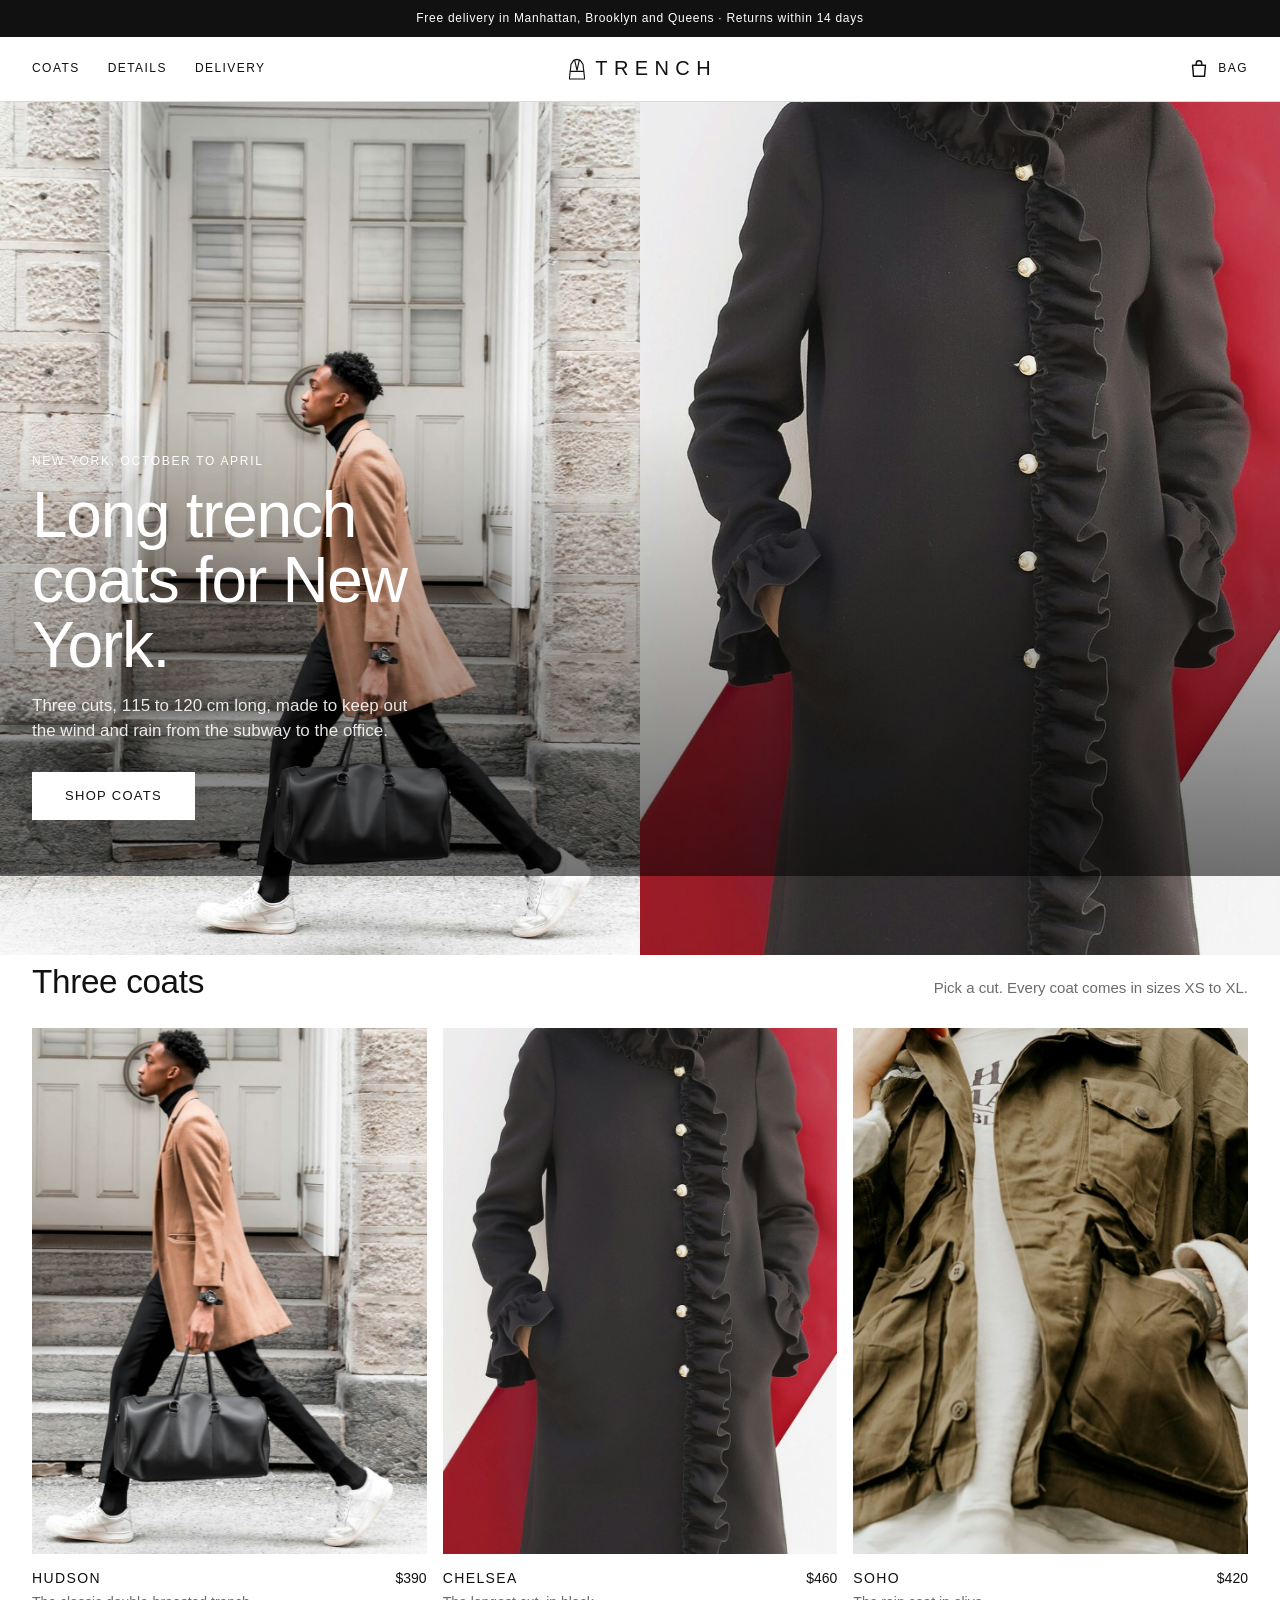
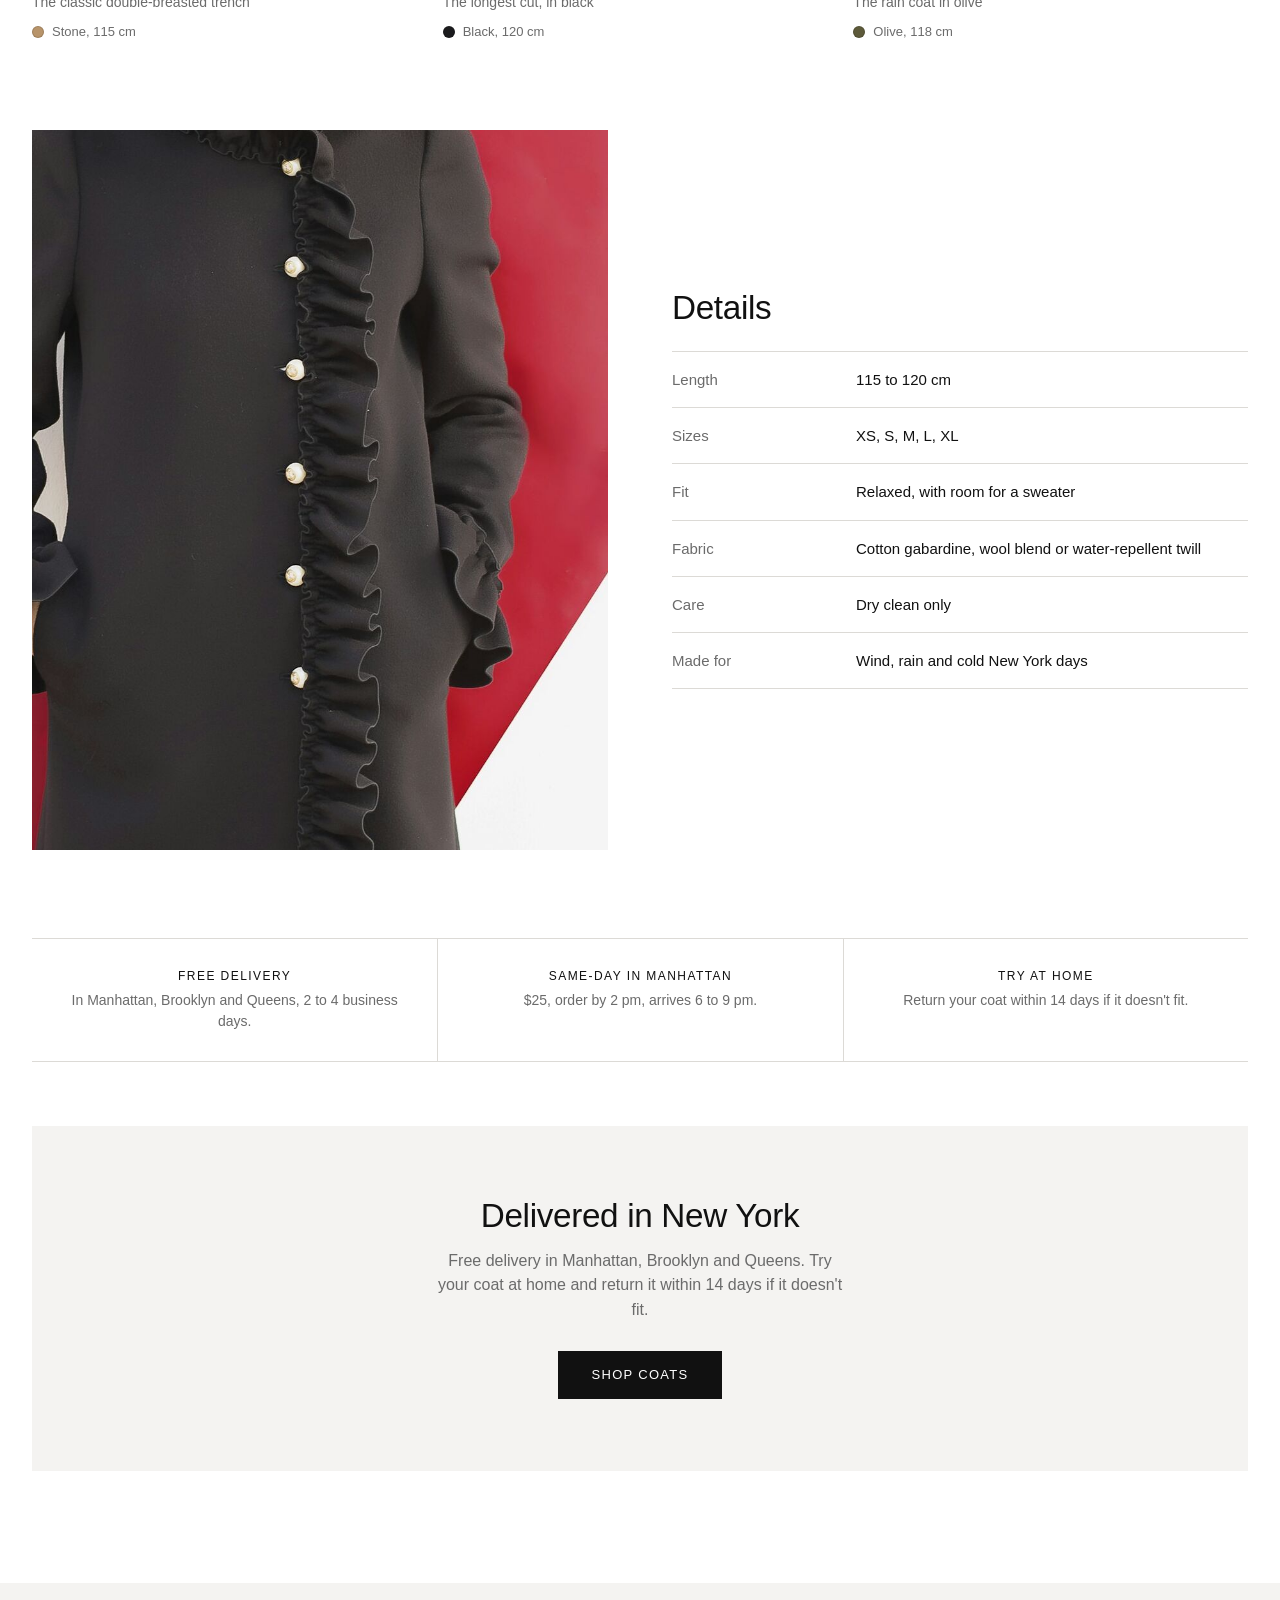
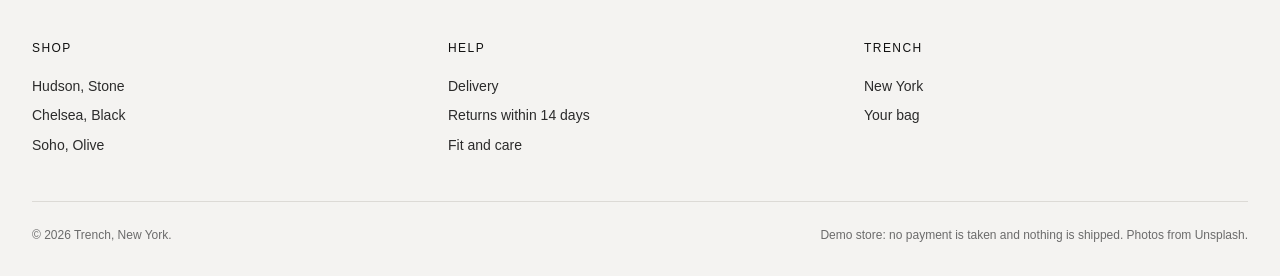
<file: index.html>
<!doctype html>
<html lang="en">
<head>
  <meta charset="utf-8">
  <meta name="viewport" content="width=device-width, initial-scale=1">
  <title>Trench — Long trench coats in New York</title>
  <meta name="description" content="Three long trench coats, made for New York weather. Free delivery in Manhattan, Brooklyn and Queens.">
  <meta name="theme-color" content="#ffffff">
  <link rel="icon" type="image/svg+xml" href="assets/favicon.svg">
  <link rel="stylesheet" href="styles.css">
  <script src="app.js" defer></script>
</head>
<body data-page="home">

  <header id="site-header" class="nav"></header>

  <main id="top">

    <section class="hero" aria-labelledby="hero-title">
      <div class="hero-media">
        <img src="assets/products/hudson-look.jpg" alt="Man in a stone Hudson coat walking past stone steps" width="900" height="1200" fetchpriority="high">
        <img src="assets/products/chelsea-front.jpg" alt="Black Chelsea coat, front" width="900" height="1200" fetchpriority="high">
      </div>
      <div class="hero-copy">
        <p class="eyebrow">New York, October to April</p>
        <h1 id="hero-title">Long trench coats for New York.</h1>
        <p class="hero-text">Three cuts, 115 to 120 cm long, made to keep out the wind and rain from the subway to the office.</p>
        <div class="hero-actions">
          <a class="btn btn-white" href="#coats">Shop coats</a>
        </div>
      </div>
    </section>

    <section class="section" id="coats" aria-labelledby="coats-title">
      <div class="section-head">
        <h2 id="coats-title">Three coats</h2>
        <p>Pick a cut. Every coat comes in sizes XS to XL.</p>
      </div>
      <div class="cards" id="cards"></div>
    </section>

    <section class="section" id="details" aria-labelledby="details-title">
      <div class="split">
        <div class="split-media">
          <img src="assets/products/chelsea-detail.jpg" alt="Close-up of the black Chelsea coat buttons" width="900" height="1200" loading="lazy">
        </div>
        <div class="split-copy">
          <h2 id="details-title">Details</h2>
          <dl class="facts">
            <div><dt>Length</dt><dd>115 to 120 cm</dd></div>
            <div><dt>Sizes</dt><dd>XS, S, M, L, XL</dd></div>
            <div><dt>Fit</dt><dd>Relaxed, with room for a sweater</dd></div>
            <div><dt>Fabric</dt><dd>Cotton gabardine, wool blend or water-repellent twill</dd></div>
            <div><dt>Care</dt><dd>Dry clean only</dd></div>
            <div><dt>Made for</dt><dd>Wind, rain and cold New York days</dd></div>
          </dl>
        </div>
      </div>
    </section>

    <section class="section" id="delivery" aria-labelledby="delivery-title">
      <ul class="perks">
        <li><strong>Free delivery</strong><span>In Manhattan, Brooklyn and Queens, 2 to 4 business days.</span></li>
        <li><strong>Same-day in Manhattan</strong><span>$25, order by 2 pm, arrives 6 to 9 pm.</span></li>
        <li><strong>Try at home</strong><span>Return your coat within 14 days if it doesn't fit.</span></li>
      </ul>
      <div class="band">
        <h2 id="delivery-title">Delivered in New York</h2>
        <p>Free delivery in Manhattan, Brooklyn and Queens. Try your coat at home and return it within 14 days if it doesn't fit.</p>
        <a class="btn" href="#coats">Shop coats</a>
      </div>
    </section>

  </main>

  <footer id="site-footer" class="footer"></footer>

</body>
</html>
</file>
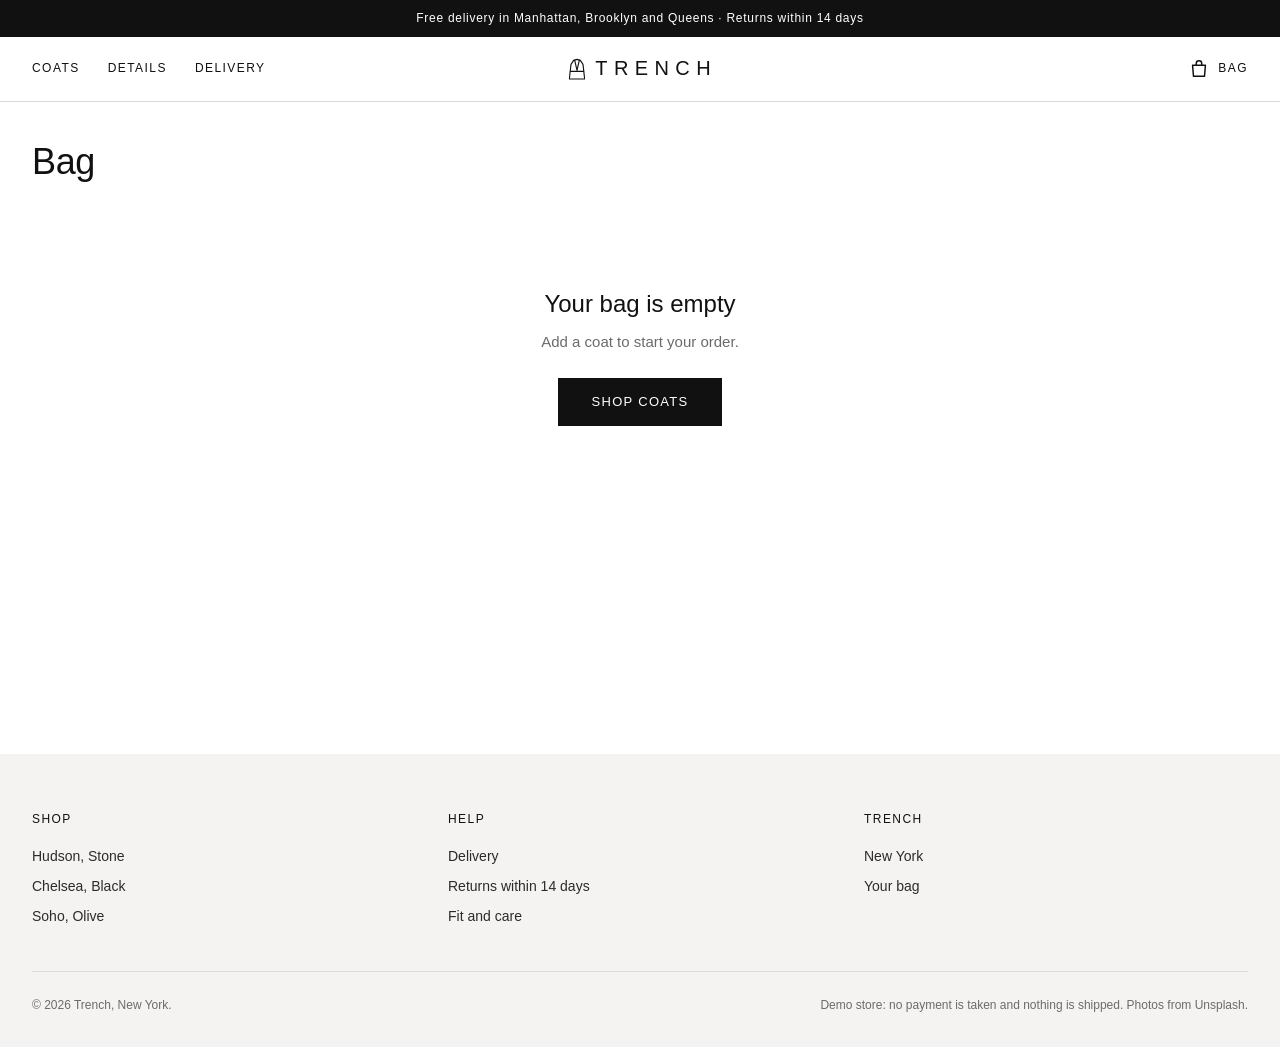
<file: cart.html>
<!doctype html>
<html lang="en">
<head>
  <meta charset="utf-8">
  <meta name="viewport" content="width=device-width, initial-scale=1">
  <title>Bag — Trench</title>
  <meta name="theme-color" content="#ffffff">
  <link rel="icon" type="image/svg+xml" href="assets/favicon.svg">
  <link rel="stylesheet" href="styles.css">
  <script src="app.js" defer></script>
</head>
<body data-page="cart">
  <header id="site-header" class="nav"></header>
  <main class="page">
    <h1 class="page-title">Bag</h1>
    <div id="cart-root"></div>
  </main>
  <footer id="site-footer" class="footer"></footer>
</body>
</html>
</file>
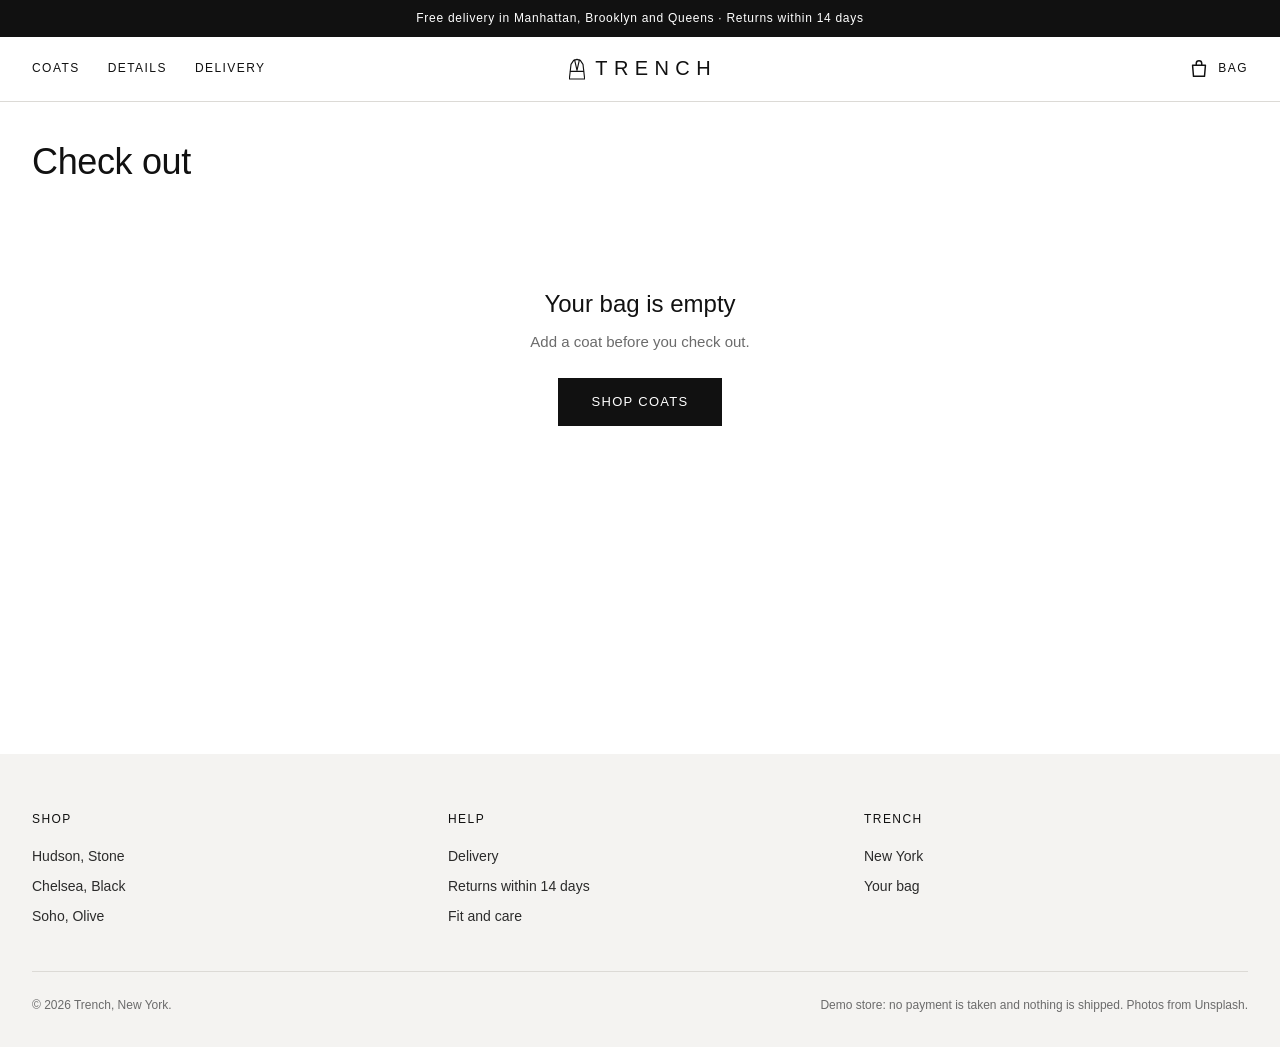
<file: checkout.html>
<!doctype html>
<html lang="en">
<head>
  <meta charset="utf-8">
  <meta name="viewport" content="width=device-width, initial-scale=1">
  <title>Checkout — Trench</title>
  <meta name="theme-color" content="#ffffff">
  <link rel="icon" type="image/svg+xml" href="assets/favicon.svg">
  <link rel="stylesheet" href="styles.css">
  <script src="app.js" defer></script>
</head>
<body data-page="checkout">
  <header id="site-header" class="nav"></header>
  <main class="page">
    <h1 class="page-title">Check out</h1>
    <div id="checkout-root"></div>
  </main>
  <footer id="site-footer" class="footer"></footer>
</body>
</html>
</file>
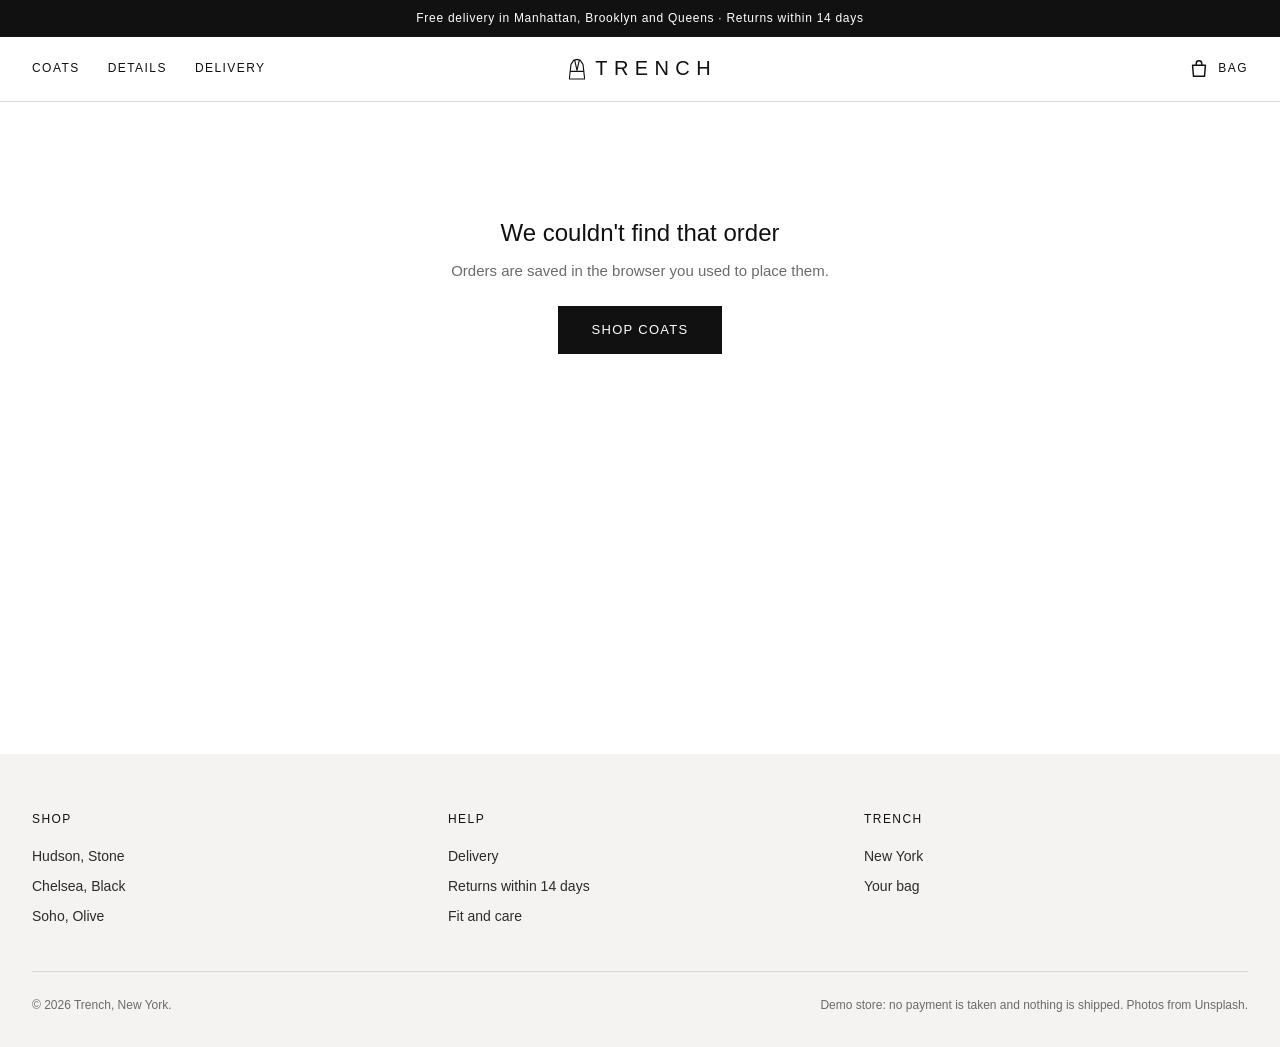
<file: confirmation.html>
<!doctype html>
<html lang="en">
<head>
  <meta charset="utf-8">
  <meta name="viewport" content="width=device-width, initial-scale=1">
  <title>Order confirmed — Trench</title>
  <meta name="theme-color" content="#ffffff">
  <link rel="icon" type="image/svg+xml" href="assets/favicon.svg">
  <link rel="stylesheet" href="styles.css">
  <script src="app.js" defer></script>
</head>
<body data-page="confirmation">
  <header id="site-header" class="nav"></header>
  <main class="page narrow" id="confirmation-root"></main>
  <footer id="site-footer" class="footer"></footer>
</body>
</html>
</file>
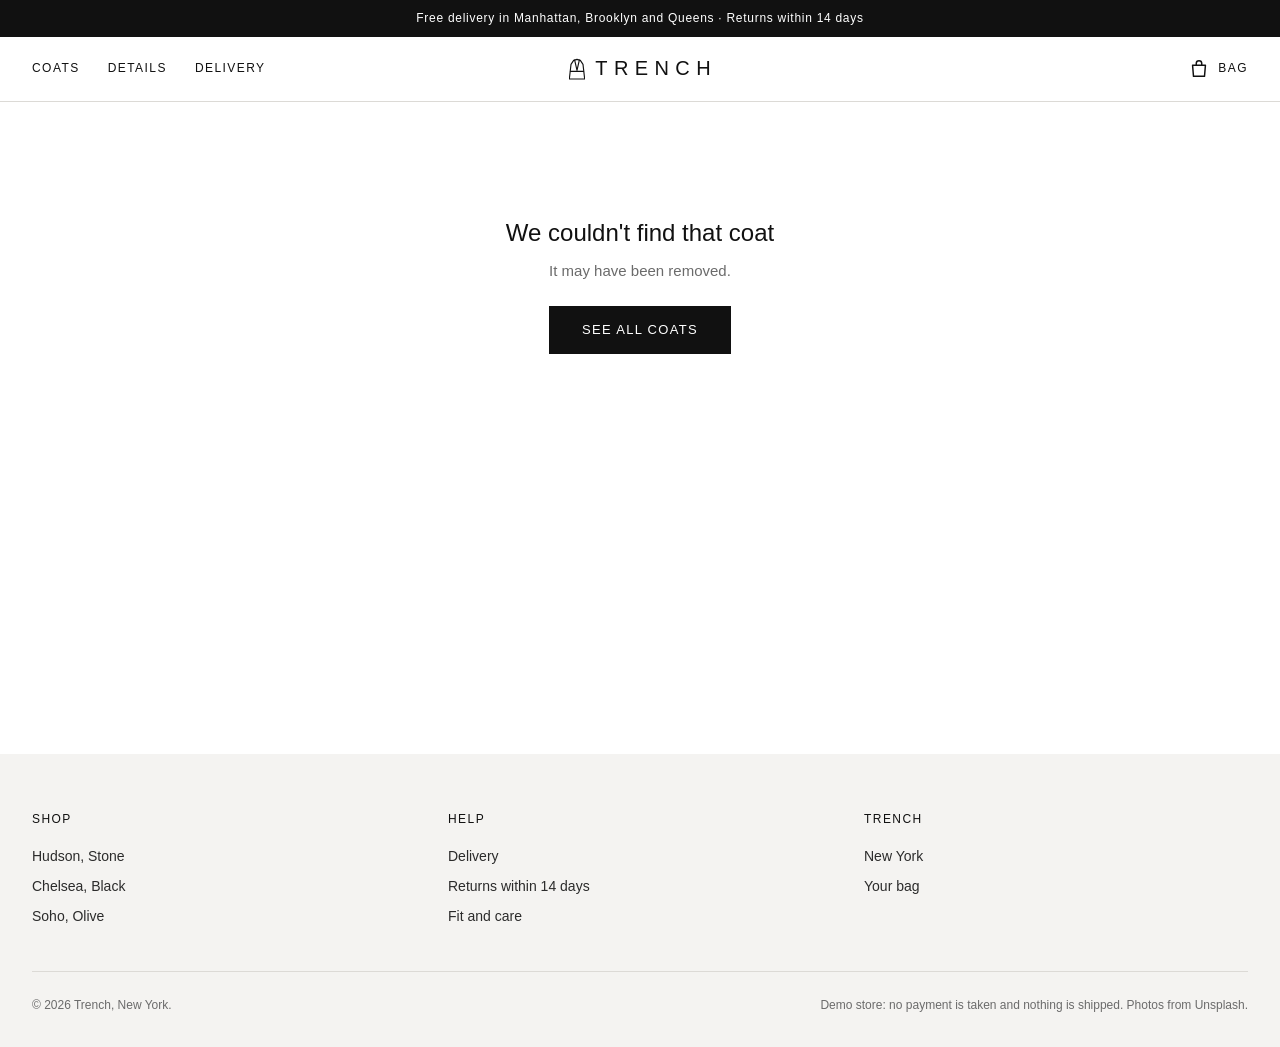
<file: product.html>
<!doctype html>
<html lang="en">
<head>
  <meta charset="utf-8">
  <meta name="viewport" content="width=device-width, initial-scale=1">
  <title>Coat — Trench</title>
  <meta name="theme-color" content="#ffffff">
  <link rel="icon" type="image/svg+xml" href="assets/favicon.svg">
  <link rel="stylesheet" href="styles.css">
  <script src="app.js" defer></script>
</head>
<body data-page="product">
  <header id="site-header" class="nav"></header>
  <main class="page" id="product-root"></main>
  <footer id="site-footer" class="footer"></footer>
</body>
</html>
</file>
<file: styles.css>
:root {
  --ink: #111;
  --ink-2: #2b2b2b;
  --muted: #6b6b6b;
  --gray: #f4f3f1;
  --gray-2: #eae8e4;
  --line: #dcdad6;
  --white: #fff;
  --accent: #111;
  --danger: #b3261e;
  --ok: #1e6b3a;
  --maxw: 1360px;
  --gutter: 32px;
  --font: "Helvetica Neue", Helvetica, -apple-system, BlinkMacSystemFont, "Segoe UI", Arial, sans-serif;
  --ease: cubic-bezier(.2, .8, .2, 1);
}

*, *::before, *::after { box-sizing: border-box; }

html { scroll-behavior: smooth; scroll-padding-top: 80px; }
html.no-scroll { overflow: hidden; }

body {
  margin: 0;
  background: var(--white);
  color: var(--ink);
  font-family: var(--font);
  font-size: 15px;
  line-height: 1.55;
  -webkit-font-smoothing: antialiased;
}

h1, h2, h3, p, dl, dd, ul { margin: 0; }
ul { padding: 0; list-style: none; }
a { color: inherit; }
img { display: block; max-width: 100%; }
[hidden] { display: none !important; }

:focus-visible { outline: 2px solid var(--ink); outline-offset: 3px; }

.sr-only {
  position: absolute; width: 1px; height: 1px; overflow: hidden;
  clip: rect(0 0 0 0); white-space: nowrap;
}

.muted { color: var(--muted); font-size: 13px; }
.center { text-align: center; }

.eyebrow {
  font-size: 12px;
  font-weight: 500;
  letter-spacing: .14em;
  text-transform: uppercase;
}

/* ---------- Buttons ---------- */

.btn {
  display: inline-flex;
  align-items: center;
  justify-content: center;
  min-height: 48px;
  padding: 0 32px;
  border: 1px solid var(--ink);
  border-radius: 0;
  background: var(--ink);
  color: var(--white);
  font: inherit;
  font-size: 13px;
  font-weight: 500;
  letter-spacing: .1em;
  text-transform: uppercase;
  text-decoration: none;
  cursor: pointer;
  transition: background-color .2s ease, color .2s ease, border-color .2s ease;
}

.btn:hover { background: var(--ink-2); }
.btn:disabled { opacity: .5; cursor: default; }
.btn-block { display: flex; width: 100%; min-height: 52px; }

.btn-light { background: var(--white); color: var(--ink); }
.btn-light:hover { background: var(--gray); }

.btn-white { background: var(--white); color: var(--ink); border-color: var(--white); }
.btn-white:hover { background: var(--gray); }

.btn.is-added { background: var(--ok); border-color: var(--ok); }

.btn-sm { min-height: 36px; padding: 0 16px; }

.link { font-weight: 500; text-underline-offset: 3px; }

.text-btn {
  padding: 0;
  border: 0;
  background: none;
  color: var(--ink);
  font: inherit;
  text-decoration: underline;
  text-underline-offset: 3px;
  cursor: pointer;
}

.text-btn:hover { color: var(--muted); }

/* ---------- Announcement bar and navigation ---------- */

.announce {
  background: var(--ink);
  color: var(--white);
  text-align: center;
  font-size: 12px;
  letter-spacing: .06em;
  padding: 9px 16px;
}

.nav {
  position: sticky;
  top: 0;
  z-index: 20;
  background: rgba(255, 255, 255, .96);
  -webkit-backdrop-filter: blur(12px);
  backdrop-filter: blur(12px);
  border-bottom: 1px solid var(--line);
}

.nav-inner {
  max-width: var(--maxw);
  margin: 0 auto;
  padding: 0 var(--gutter);
  height: 64px;
  display: grid;
  grid-template-columns: 1fr auto 1fr;
  align-items: center;
  gap: 24px;
}

.brand {
  display: inline-flex;
  align-items: center;
  gap: 10px;
  font-size: 20px;
  font-weight: 500;
  letter-spacing: .32em;
  text-transform: uppercase;
  text-decoration: none;
  padding-left: .32em;
}

.mark { width: 16px; height: 22px; }

.nav-links { display: flex; gap: 28px; }

.nav-links a {
  font-size: 12px;
  letter-spacing: .12em;
  text-transform: uppercase;
  text-decoration: none;
  padding: 6px 0;
  border-bottom: 1px solid transparent;
}

.nav-links a:hover { border-bottom-color: var(--ink); }

.nav-end { display: flex; justify-content: flex-end; }

.bag {
  position: relative;
  display: inline-flex;
  align-items: center;
  gap: 8px;
  min-height: 44px;
  color: var(--ink);
  text-decoration: none;
}

.bag-label { font-size: 12px; letter-spacing: .12em; text-transform: uppercase; }

.bag-count {
  min-width: 20px;
  height: 20px;
  padding: 0 6px;
  border-radius: 999px;
  background: var(--ink);
  color: var(--white);
  font-size: 11px;
  font-weight: 600;
  line-height: 20px;
  text-align: center;
}

.bag-count.bump { animation: bump .45s var(--ease); }

@keyframes bump {
  0% { transform: scale(1); }
  40% { transform: scale(1.35); }
  100% { transform: scale(1); }
}

/* ---------- Hero ---------- */

.hero { position: relative; color: var(--white); background: #1a1a1a; }

.hero-media {
  display: grid;
  grid-template-columns: 1fr 1fr;
  height: min(86vh, 900px);
  min-height: 520px;
}

.hero-media img { width: 100%; height: 100%; object-fit: cover; }
.hero-media img:first-child { object-position: 50% 30%; }

.hero::after {
  content: "";
  position: absolute;
  inset: 0;
  background: linear-gradient(180deg, rgba(0, 0, 0, 0) 40%, rgba(0, 0, 0, .55) 100%);
  pointer-events: none;
}

.hero-copy {
  position: absolute;
  left: 0;
  right: 0;
  bottom: 0;
  z-index: 1;
  max-width: var(--maxw);
  margin: 0 auto;
  padding: 0 var(--gutter) 56px;
}

.hero-copy h1 {
  margin-top: 12px;
  font-size: clamp(36px, 5vw, 68px);
  line-height: 1.02;
  letter-spacing: -.02em;
  font-weight: 500;
  max-width: 13ch;
}

.hero-text {
  margin-top: 16px;
  max-width: 40ch;
  font-size: 17px;
  line-height: 1.45;
  color: rgba(255, 255, 255, .88);
}

.hero-actions { display: flex; gap: 16px; margin-top: 28px; }

/* ---------- Sections ---------- */

.section {
  max-width: var(--maxw);
  margin: 0 auto;
  padding: 88px var(--gutter) 0;
}

.section-head {
  display: flex;
  align-items: baseline;
  justify-content: space-between;
  gap: 16px;
  flex-wrap: wrap;
  margin-bottom: 28px;
}

.section-head h2,
.band h2,
.split-copy h2,
.more h2 {
  font-size: clamp(24px, 2.6vw, 34px);
  line-height: 1.1;
  letter-spacing: -.01em;
  font-weight: 500;
}

.section-head p { color: var(--muted); }

/* ---------- Product cards ---------- */

.cards {
  display: grid;
  grid-template-columns: repeat(3, 1fr);
  gap: 40px 16px;
}

.cards-2 { grid-template-columns: repeat(3, 1fr); }

.card { display: flex; flex-direction: column; }

.card-media {
  position: relative;
  display: block;
  aspect-ratio: 3 / 4;
  overflow: hidden;
  background: var(--gray);
}

.card-media img {
  width: 100%;
  height: 100%;
  object-fit: cover;
  transition: opacity .5s ease, transform 1.2s var(--ease);
}

.card-media .card-alt { position: absolute; inset: 0; opacity: 0; }

.card-media:hover img { transform: scale(1.03); }
.card-media:hover .card-alt { opacity: 1; }

.card-quick {
  position: absolute;
  left: 12px;
  right: 12px;
  bottom: 12px;
  padding: 12px;
  background: rgba(255, 255, 255, .94);
  font-size: 12px;
  letter-spacing: .12em;
  text-transform: uppercase;
  text-align: center;
  opacity: 0;
  transform: translateY(8px);
  transition: opacity .25s ease, transform .25s var(--ease);
}

.card-media:hover .card-quick,
.card-media:focus-visible .card-quick { opacity: 1; transform: none; }

.card-body { padding-top: 14px; }

.card-row { display: flex; justify-content: space-between; gap: 16px; }

.card-body h3 {
  font-size: 14px;
  font-weight: 500;
  letter-spacing: .1em;
  text-transform: uppercase;
}

.card-body h3 a { text-decoration: none; }
.card-body h3 a:hover { text-decoration: underline; text-underline-offset: 3px; }

.card-price { font-size: 14px; }

.card-sub { margin-top: 2px; color: var(--muted); font-size: 14px; }

.card-color {
  display: flex;
  align-items: center;
  gap: 8px;
  margin-top: 8px;
  font-size: 13px;
  color: var(--muted);
}

.swatch {
  width: 12px;
  height: 12px;
  border-radius: 999px;
  border: 1px solid rgba(0, 0, 0, .15);
}

.swatch-hudson { background: #b8946a; }
.swatch-chelsea { background: #1b1b1d; }
.swatch-soho { background: #5d5a3a; }

/* ---------- Details split ---------- */

.split {
  display: grid;
  grid-template-columns: 1fr 1fr;
  gap: 64px;
  align-items: center;
}

.split-media { aspect-ratio: 4 / 5; overflow: hidden; background: var(--gray); }
.split-media img { width: 100%; height: 100%; object-fit: cover; }
.split-copy h2 { margin-bottom: 24px; }

.facts { border-top: 1px solid var(--line); }

.facts > div {
  display: grid;
  grid-template-columns: 160px 1fr;
  gap: 24px;
  padding: 16px 0;
  border-bottom: 1px solid var(--line);
}

.facts dt { color: var(--muted); }

.facts.compact { border-top: 0; }

.facts.compact > div {
  grid-template-columns: 100px 1fr;
  gap: 16px;
  padding: 10px 0;
  font-size: 14px;
}

.facts.compact > div:last-child { border-bottom: 0; }

/* ---------- Delivery ---------- */

.perks {
  display: grid;
  grid-template-columns: repeat(3, 1fr);
  border-top: 1px solid var(--line);
  border-bottom: 1px solid var(--line);
  margin-bottom: 64px;
}

.perks li {
  display: flex;
  flex-direction: column;
  gap: 4px;
  padding: 28px 24px;
  text-align: center;
}

.perks li + li { border-left: 1px solid var(--line); }

.perks strong {
  font-size: 12px;
  font-weight: 500;
  letter-spacing: .12em;
  text-transform: uppercase;
}

.perks span { color: var(--muted); font-size: 14px; }

.band {
  background: var(--gray);
  padding: 72px 32px;
  text-align: center;
}

.band p {
  max-width: 46ch;
  margin: 14px auto 28px;
  color: var(--muted);
  font-size: 16px;
}

/* ---------- Inner pages ---------- */

.page {
  max-width: var(--maxw);
  min-height: 60vh;
  margin: 0 auto;
  padding: 40px var(--gutter) 0;
}

.page.narrow { max-width: 760px; }

.page-title {
  font-size: clamp(26px, 3vw, 36px);
  line-height: 1.1;
  letter-spacing: -.01em;
  font-weight: 500;
  margin-bottom: 32px;
}

.empty { padding: 72px 0; text-align: center; }
.empty h1, .empty h2 { font-size: 24px; font-weight: 500; }
.empty p { margin: 8px 0 24px; color: var(--muted); }

/* ---------- Product page ---------- */

.crumbs {
  display: flex;
  flex-wrap: wrap;
  gap: 8px;
  margin-bottom: 20px;
  font-size: 12px;
  color: var(--muted);
}

.crumbs a { text-decoration: none; }
.crumbs a:hover { color: var(--ink); text-decoration: underline; }

.pdp {
  display: grid;
  grid-template-columns: minmax(0, 1.25fr) minmax(0, .75fr);
  gap: 64px;
  align-items: start;
}

.gallery { display: grid; grid-template-columns: 88px 1fr; gap: 12px; }

.gallery-main {
  grid-column: 2;
  grid-row: 1;
  aspect-ratio: 3 / 4;
  overflow: hidden;
  background: var(--gray);
}

.gallery-main img { width: 100%; height: 100%; object-fit: cover; }

.thumbs {
  grid-column: 1;
  grid-row: 1;
  display: flex;
  flex-direction: column;
  gap: 12px;
}

.thumb {
  padding: 0;
  aspect-ratio: 3 / 4;
  border: 1px solid transparent;
  overflow: hidden;
  cursor: pointer;
  opacity: .65;
  transition: opacity .2s ease;
}

.thumb:hover { opacity: 1; }
.thumb[aria-pressed="true"] { border-color: var(--ink); opacity: 1; }
.thumb img { width: 100%; height: 100%; object-fit: cover; }

.pdp-info { position: sticky; top: 96px; }

.pdp-info h1 {
  font-size: clamp(24px, 2.4vw, 30px);
  line-height: 1.1;
  font-weight: 500;
  letter-spacing: .12em;
  text-transform: uppercase;
}

.pdp-sub { margin-top: 6px; color: var(--muted); font-size: 15px; }
.pdp-price { margin-top: 14px; font-size: 18px; }
.pdp-color { margin-top: 24px; font-size: 14px; }
.pdp-color strong { font-weight: 500; }

.sizes { margin: 20px 0 0; padding: 0; border: 0; }

.sizes legend {
  padding: 0;
  margin-bottom: 10px;
  font-size: 12px;
  font-weight: 500;
  letter-spacing: .12em;
  text-transform: uppercase;
}

.size-row { display: grid; grid-template-columns: repeat(5, 1fr); gap: 6px; }
.size-row input { position: absolute; opacity: 0; pointer-events: none; }

.size-row label {
  display: grid;
  place-items: center;
  min-height: 46px;
  border: 1px solid var(--line);
  font-size: 13px;
  cursor: pointer;
  transition: border-color .15s ease;
}

.size-row label:hover { border-color: var(--ink); }

.size-row input:checked + label {
  border-color: var(--ink);
  background: var(--ink);
  color: var(--white);
}

.size-row input:focus-visible + label { outline: 2px solid var(--ink); outline-offset: 2px; }

#add-btn { margin-top: 20px; }

.pdp-points { margin: 18px 0 28px; color: var(--muted); font-size: 13px; }
.pdp-points li { padding: 2px 0 2px 18px; position: relative; }
.pdp-points li::before { content: "—"; position: absolute; left: 0; }

.acc { border-top: 1px solid var(--line); }
.acc:last-of-type { border-bottom: 1px solid var(--line); }

.acc summary {
  display: flex;
  justify-content: space-between;
  align-items: center;
  padding: 16px 0;
  font-size: 12px;
  font-weight: 500;
  letter-spacing: .12em;
  text-transform: uppercase;
  cursor: pointer;
  list-style: none;
}

.acc summary::-webkit-details-marker { display: none; }
.acc summary::after { content: "+"; font-size: 18px; font-weight: 300; }
.acc[open] summary::after { content: "\2212"; }
.acc > p, .acc > dl { padding-bottom: 18px; font-size: 14px; color: var(--ink-2); }

.more { margin-top: 96px; }
.more h2 { margin-bottom: 24px; }

/* ---------- Bag ---------- */

.cart-layout {
  display: grid;
  grid-template-columns: 1fr 380px;
  gap: 64px;
  align-items: start;
}

.cart-list { border-top: 1px solid var(--line); }

.cart-item {
  display: grid;
  grid-template-columns: 120px 1fr auto;
  gap: 24px;
  padding: 24px 0;
  border-bottom: 1px solid var(--line);
}

.cart-img { display: block; aspect-ratio: 3 / 4; overflow: hidden; background: var(--gray); }
.cart-img img { width: 100%; height: 100%; object-fit: cover; }

.cart-name {
  font-size: 14px;
  font-weight: 500;
  letter-spacing: .1em;
  text-transform: uppercase;
  text-decoration: none;
}

.cart-info { display: flex; flex-direction: column; align-items: flex-start; gap: 4px; }
.cart-info .qty { margin: 10px 0 6px; }
.cart-info .text-btn { font-size: 13px; }
.cart-price { font-size: 14px; }

.qty { display: inline-flex; align-items: center; border: 1px solid var(--line); }

.qty button {
  width: 38px;
  height: 38px;
  border: 0;
  background: none;
  color: var(--ink);
  font: inherit;
  font-size: 18px;
  cursor: pointer;
}

.qty button:hover:not(:disabled) { background: var(--gray); }
.qty button:disabled { color: var(--line); cursor: default; }
.qty span { min-width: 28px; text-align: center; font-size: 14px; }

/* ---------- Summary ---------- */

.summary {
  position: sticky;
  top: 96px;
  padding: 28px;
  background: var(--gray);
}

.summary h2 {
  font-size: 12px;
  font-weight: 500;
  letter-spacing: .12em;
  text-transform: uppercase;
  margin-bottom: 16px;
}

.sum-rows { margin-bottom: 20px; font-size: 14px; }

.sum-rows > div {
  display: flex;
  justify-content: space-between;
  gap: 16px;
  padding: 5px 0;
}

.sum-rows dt { color: var(--muted); }

.sum-rows .sum-total {
  margin-top: 10px;
  padding-top: 14px;
  border-top: 1px solid var(--line);
  font-size: 16px;
  font-weight: 600;
}

.sum-rows .sum-total dt { color: var(--ink); }
.summary .muted.center { margin-top: 14px; }

.promo { margin-bottom: 20px; }
.promo label { display: block; margin-bottom: 6px; font-size: 13px; color: var(--muted); }
.promo-row { display: flex; gap: 8px; }
.promo-row input { flex: 1; min-width: 0; }
.promo-row .btn { padding: 0 18px; }
.promo-msg { margin-top: 8px; font-size: 13px; color: var(--muted); }
.promo-msg.is-error { color: var(--danger); }

.mini-list { margin-bottom: 16px; }

.mini-list li {
  display: flex;
  align-items: center;
  gap: 14px;
  padding: 8px 0;
  font-size: 14px;
}

.mini-img {
  position: relative;
  flex: none;
  width: 56px;
  aspect-ratio: 3 / 4;
  overflow: hidden;
  background: var(--gray-2);
}

.mini-img img { width: 100%; height: 100%; object-fit: cover; }

.mini-qty {
  position: absolute;
  top: 3px;
  right: 3px;
  min-width: 18px;
  height: 18px;
  border-radius: 999px;
  background: var(--ink);
  color: var(--white);
  font-size: 11px;
  font-weight: 600;
  line-height: 18px;
  text-align: center;
}

.mini-name { flex: 1; display: flex; flex-direction: column; font-weight: 500; }
.mini-name .muted { font-weight: 400; }

/* ---------- Forms and checkout ---------- */

.checkout-layout {
  display: grid;
  grid-template-columns: 1fr 400px;
  gap: 64px;
  align-items: start;
}

.demo-note {
  margin-bottom: 32px;
  padding: 14px 18px;
  background: var(--gray);
  border-left: 3px solid var(--ink);
  font-size: 14px;
}

.block { margin-bottom: 40px; }

.block h2 {
  margin-bottom: 16px;
  font-size: 12px;
  font-weight: 500;
  letter-spacing: .12em;
  text-transform: uppercase;
}

.field { margin-bottom: 14px; }
.field label { display: block; margin-bottom: 6px; font-size: 13px; color: var(--muted); }

input[type="text"], input[type="email"], input[type="tel"], select {
  width: 100%;
  height: 48px;
  padding: 0 14px;
  border: 1px solid var(--line);
  border-radius: 0;
  background: var(--white);
  color: var(--ink);
  font: inherit;
  font-size: 15px;
}

input[type="text"]:focus, input[type="email"]:focus, input[type="tel"]:focus, select:focus {
  outline: none;
  border-color: var(--ink);
  box-shadow: inset 0 0 0 1px var(--ink);
}

input[aria-invalid="true"] { border-color: var(--danger); }

.field-error { margin-top: 6px; color: var(--danger); font-size: 13px; }

.form-error {
  margin-bottom: 24px;
  padding: 14px 16px;
  background: #fdecea;
  color: var(--danger);
  font-weight: 500;
}

.grid-2 { display: grid; grid-template-columns: 1fr 1fr; gap: 14px; }
.grid-3 { display: grid; grid-template-columns: 1.5fr .8fr 1fr; gap: 14px; }

.methods { margin: 0; padding: 0; border: 0; }

.method {
  display: flex;
  align-items: flex-start;
  gap: 14px;
  margin-bottom: 8px;
  padding: 16px;
  border: 1px solid var(--line);
  cursor: pointer;
  font-size: 14px;
}

.method input { margin-top: 3px; width: 18px; height: 18px; accent-color: var(--ink); }
.method > span { display: flex; flex-direction: column; }
.method strong { font-weight: 500; }
.method:has(input:checked) { border-color: var(--ink); box-shadow: inset 0 0 0 1px var(--ink); }
.method:has(input:disabled) { opacity: .5; cursor: default; }

#place { margin-top: 8px; }

/* ---------- Confirmation ---------- */

.thanks { padding: 24px 0 40px; text-align: center; }

.check {
  display: grid;
  place-items: center;
  width: 60px;
  height: 60px;
  margin: 0 auto 20px;
  border-radius: 999px;
  background: var(--ink);
  color: var(--white);
}

.thanks h1 { font-size: clamp(28px, 3.4vw, 40px); font-weight: 500; letter-spacing: -.01em; }
.thanks .lead { margin: 12px auto 8px; max-width: 46ch; font-size: 16px; }

.confirm-grid { display: grid; grid-template-columns: 1fr 1fr; gap: 24px; }
.confirm-grid .block p + p { margin-top: 10px; }

/* ---------- "Added to bag" panel ---------- */

.added-root { position: fixed; inset: 0; z-index: 100; }

.added-overlay {
  position: absolute;
  inset: 0;
  background: rgba(17, 17, 17, .45);
  opacity: 0;
  transition: opacity .25s ease;
}

.added {
  position: absolute;
  top: 0;
  right: 0;
  bottom: 0;
  display: flex;
  flex-direction: column;
  width: min(440px, 100%);
  padding: 24px 28px 28px;
  overflow-y: auto;
  background: var(--white);
  box-shadow: -24px 0 48px rgba(0, 0, 0, .12);
  transform: translateX(100%);
  transition: transform .32s var(--ease);
}

.added-root.is-open .added-overlay { opacity: 1; }
.added-root.is-open .added { transform: none; }

.added-head {
  display: flex;
  align-items: center;
  justify-content: space-between;
  gap: 16px;
  padding-bottom: 18px;
  border-bottom: 1px solid var(--line);
}

.added-title {
  display: flex;
  align-items: center;
  gap: 10px;
  font-size: 13px;
  font-weight: 500;
  letter-spacing: .12em;
  text-transform: uppercase;
}

.added-title svg {
  flex: none;
  width: 26px;
  height: 26px;
  padding: 4px;
  border-radius: 999px;
  background: var(--ok);
  color: var(--white);
}

.added-close {
  display: grid;
  place-items: center;
  width: 40px;
  height: 40px;
  margin-right: -10px;
  border: 0;
  background: none;
  color: var(--ink);
  cursor: pointer;
}

.added-close:hover { background: var(--gray); }

.added-item {
  display: grid;
  grid-template-columns: 120px 1fr;
  gap: 20px;
  padding: 24px 0;
  border-bottom: 1px solid var(--line);
}

.added-img { display: block; aspect-ratio: 3 / 4; overflow: hidden; }
.added-img img { width: 100%; height: 100%; object-fit: cover; }

.added-name {
  font-size: 14px;
  font-weight: 500;
  letter-spacing: .1em;
  text-transform: uppercase;
}

.added-meta { margin-top: 12px; font-size: 13px; }
.added-meta > div { display: flex; gap: 8px; padding: 1px 0; }
.added-meta dt { color: var(--muted); min-width: 64px; }

.added-price { margin-top: 12px; font-size: 15px; }

.added-sum { padding: 18px 0; font-size: 14px; }
.added-sum > div { display: flex; justify-content: space-between; gap: 16px; padding: 3px 0; }
.added-sum dt { color: var(--muted); }
.added-sum > div:first-child { color: var(--ink); font-weight: 500; }
.added-sum > div:first-child dt { color: var(--ink); }

.added-actions { display: flex; flex-direction: column; gap: 10px; }
.added-continue { align-self: center; margin-top: 8px; font-size: 13px; padding: 8px; }
.added-note { margin-top: auto; padding-top: 24px; text-align: center; }

/* ---------- Footer ---------- */

.footer { margin-top: 112px; background: var(--gray); }

.footer-inner {
  max-width: var(--maxw);
  margin: 0 auto;
  padding: 56px var(--gutter) 32px;
}

.footer-cols {
  display: grid;
  grid-template-columns: repeat(3, 1fr);
  gap: 32px;
  padding-bottom: 40px;
}

.footer h2 {
  margin-bottom: 14px;
  font-size: 12px;
  font-weight: 500;
  letter-spacing: .12em;
  text-transform: uppercase;
}

.footer li { padding: 4px 0; font-size: 14px; color: var(--ink-2); }
.footer li a { text-decoration: none; }
.footer li a:hover { text-decoration: underline; text-underline-offset: 3px; }

.footer-base {
  display: flex;
  justify-content: space-between;
  gap: 16px;
  flex-wrap: wrap;
  padding-top: 24px;
  border-top: 1px solid var(--line);
  color: var(--muted);
  font-size: 12px;
}

/* ---------- Tablet and phone ---------- */

@media (max-width: 1000px) {
  .pdp, .cart-layout, .checkout-layout { grid-template-columns: 1fr; gap: 36px; }
  .pdp-info { position: static; }
  .summary { position: static; }
  .checkout-layout .summary { order: -1; }
  .split { grid-template-columns: 1fr; gap: 32px; }
  .split-media { aspect-ratio: 4 / 3; }
}

@media (max-width: 760px) {
  :root { --gutter: 16px; }
  .nav-inner { height: 56px; grid-template-columns: auto 1fr; }
  .nav-links { display: none; }
  .brand { font-size: 17px; }
  .bag-label { display: none; }
  .hero-media { grid-template-columns: 1fr; height: 78vh; min-height: 480px; }
  .hero-media img:last-child { display: none; }
  .hero-copy { padding-bottom: 36px; }
  .hero-text { font-size: 15px; }
  .section { padding-top: 64px; }
  .cards, .cards-2 { grid-template-columns: 1fr 1fr; gap: 28px 10px; }
  .card-row { flex-direction: column; gap: 2px; }
  .card-sub { display: none; }
  .card-quick { display: none; }
  .perks { grid-template-columns: 1fr; }
  .perks li + li { border-left: 0; border-top: 1px solid var(--line); }
  .facts > div { grid-template-columns: 1fr; gap: 2px; }
  .facts.compact > div { grid-template-columns: 100px 1fr; gap: 12px; }
  .band { padding: 48px 20px; }
  .gallery { grid-template-columns: 1fr; }
  .gallery-main { grid-column: 1; }
  .thumbs { grid-column: 1; grid-row: 2; flex-direction: row; }
  .thumb { width: 72px; }
  .confirm-grid { grid-template-columns: 1fr; gap: 0; }
  .grid-3 { grid-template-columns: 1fr 1fr; }
  .grid-3 > :first-child { grid-column: 1 / -1; }
  .cart-item { grid-template-columns: 88px 1fr auto; gap: 14px; }
  .footer-cols { grid-template-columns: 1fr 1fr; }
  .added { padding: 20px 16px 24px; }
  .added-item { grid-template-columns: 100px 1fr; }
}

@media (max-width: 420px) {
  .cards { grid-template-columns: 1fr; }
}

@media (prefers-reduced-motion: reduce) {
  html { scroll-behavior: auto; }
  .btn, .card-media img, .added, .added-overlay { transition: none; }
  .bag-count.bump { animation: none; }
}
</file>
